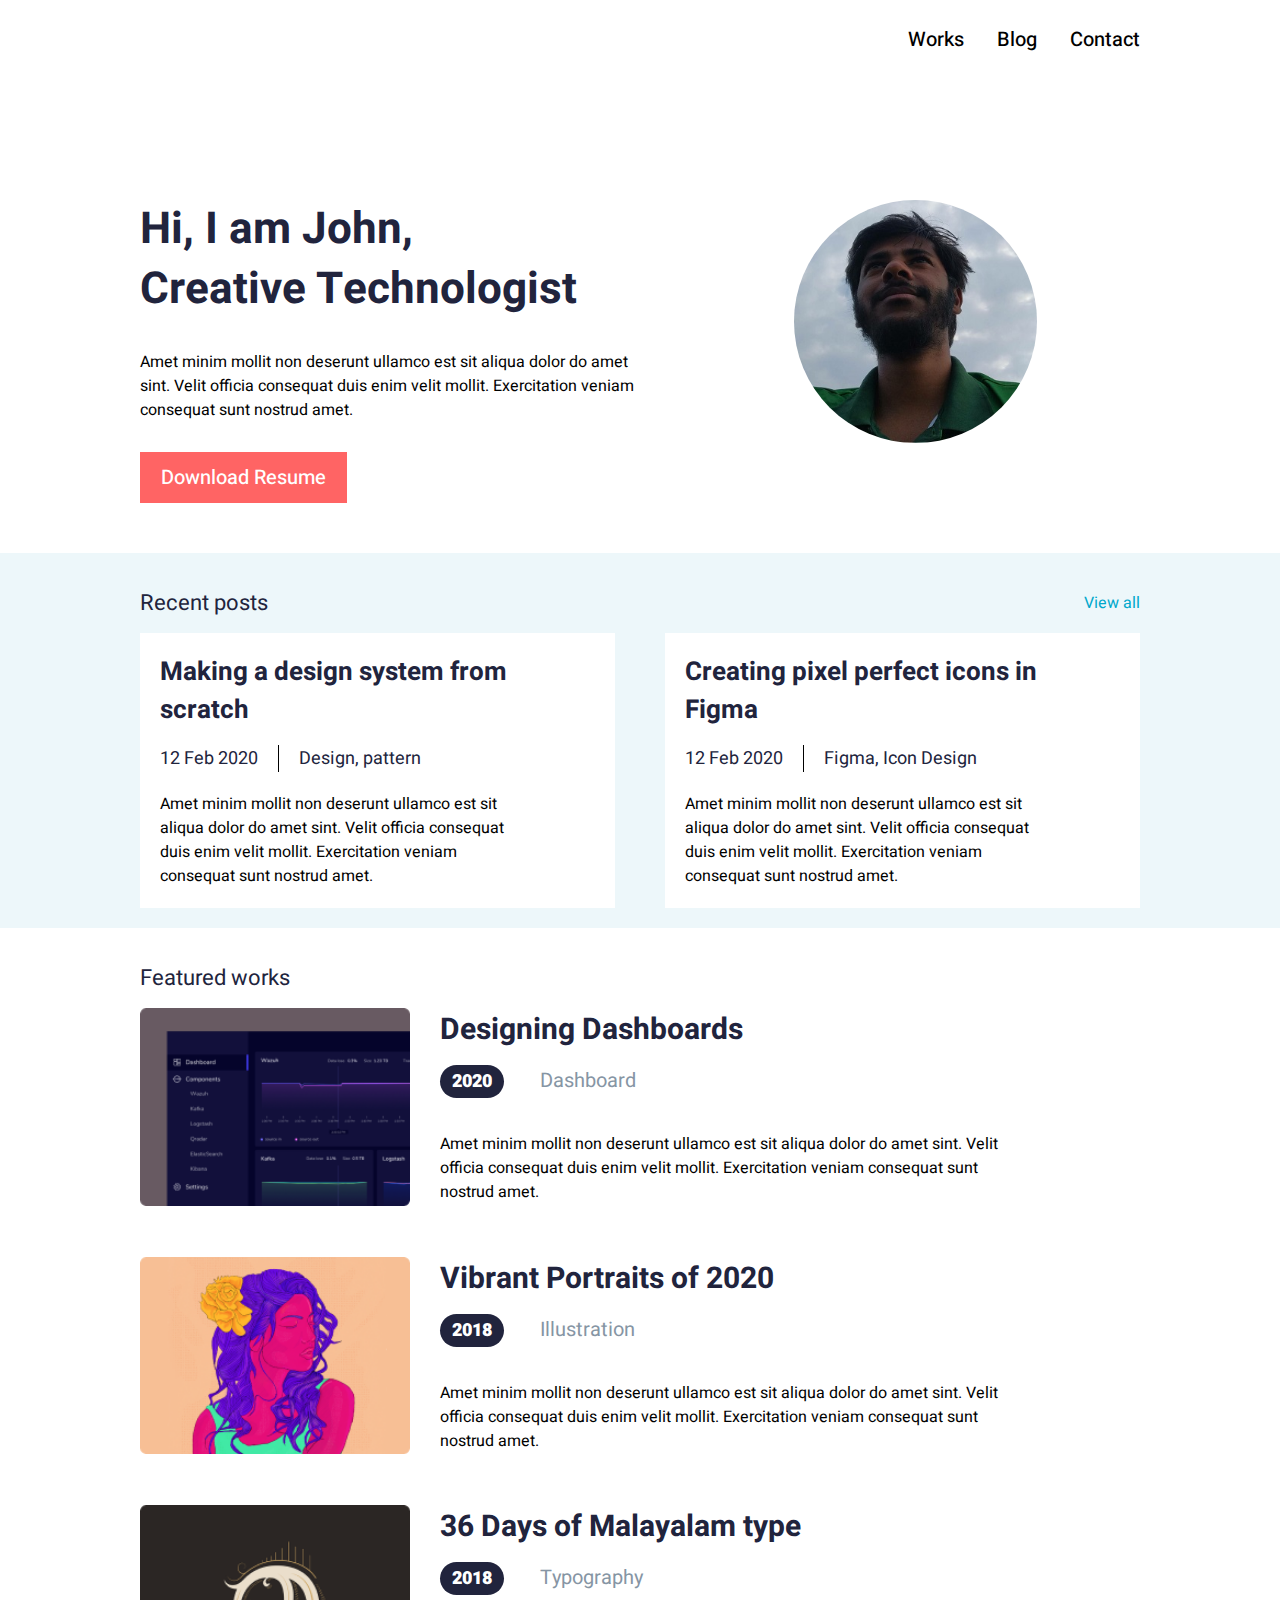
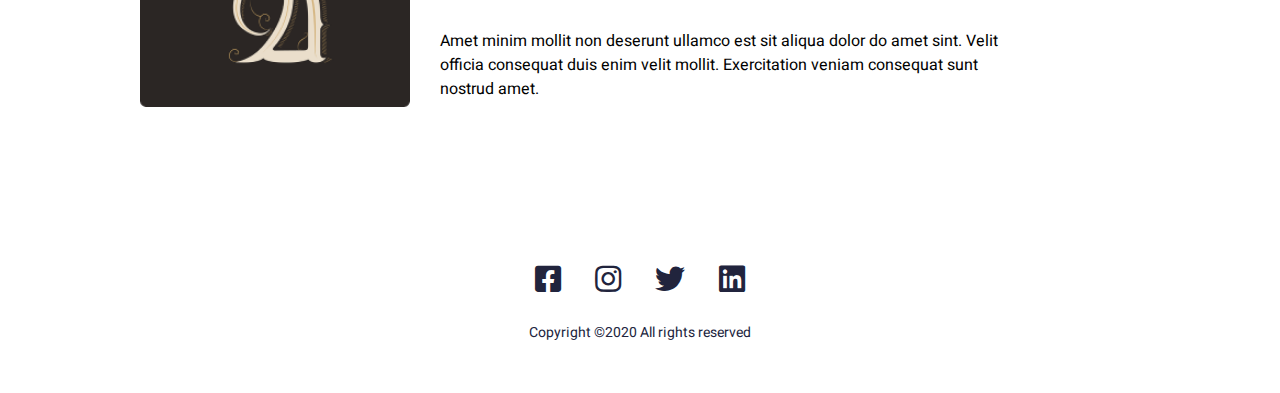
<file: index.html>
<!DOCTYPE html>
<html lang="en">
<head>
    <meta charset="UTF-8">
    <meta http-equiv="X-UA-Compatible" content="IE=edge">
    <meta name="viewport" content="width=device-width, initial-scale=1.0">
    <title>Portfolio: A design by Showkat Sumon</title>
    <link rel="shortcut icon" href="images/works-3.png"" type="image/x-icon">

    <link href="https://fonts.googleapis.com/css2?family=Heebo:wght@400;500;700;900&display=swap" rel="stylesheet">
    <script src="https://ajax.googleapis.com/ajax/libs/jquery/3.6.0/jquery.min.js"></script>
    <script>
        window.jQuery || document.write('<script src="js/jquery-3.6.0.min.js"><\/script>')
    </script>
    <link rel="stylesheet" href="css/all.min.css">
    <link rel="stylesheet" href="css/style.css">
</head>
<body>
    <header class="header">
        <div class="container">
            <nav class="header__menu">
                <ul class="menu">
                    <li class="menu__item"><a href="works.html" class="menu__link">Works</a></li>
                    <li class="menu__item"><a href="blog.html" class="menu__link">Blog</a></li>
                    <li class="menu__item"><a href="#" class="menu__link">Contact</a></li>
                </ul>
            </nav>
            <a class="header__icon" href="#"><i class="fa-solid fa-bars"></i></a>
            <nav class="mobile">
                <ul class="mobile__menu">
                    <li class="mobile__menu__item"><a href="index.html" class="mobile__menu__link">Home</a></li>
                    <li class="mobile__menu__item"><a href="works.html" class="mobile__menu__link">Work</a></li>
                    <li class="mobile__menu__item"><a href="blog.html" class="mobile__menu__link">Blog</a></li>
                    <li class="mobile__menu__item"><a href="#" class="mobile__menu__link">Contact</a></li>
                </ul>
            </nav>
        </div>
    </header>
    <main class="main">
        <div class="intro padding-lg">
            <div class="container grid">
                <div class="intro__left">
                    <h1 class="heading-primary">Hi, I am John,
                        Creative Technologist</h1>
                    <p class="text">Amet minim mollit non deserunt ullamco est sit aliqua dolor do amet sint. Velit officia consequat duis enim velit mollit. Exercitation veniam consequat sunt nostrud amet.</p>
                    <a href="#" class="btn intro__btn">Download Resume</a>
                </div>
                <div class="intro__right">
                    <img class="intro__img" src="images/personal.png" alt="me">
                </div>
            </div>
        </div>

        <div class="posts padding-sm">
            <div class="container">
                <h4 class="heading">Recent posts <a href="#">View all</a></h4>

                <div class="posts__box">
                    <article class="posts__item">
                        <h3 class="heading-tertiary"><a href="#"> Making a design system from scratch</a></h3>
                        <h6 class="slug"><span class="date">12 Feb 2020</span><span class="tag">Design, pattern</span></h6>
                        <p class="text">Amet minim mollit non deserunt ullamco est sit aliqua dolor do amet sint. Velit officia consequat duis enim velit mollit. Exercitation veniam consequat sunt nostrud amet.</p>
                    </article>
                    <article class="posts__item">
                        <h3 class="heading-tertiary"><a href="#">Creating pixel perfect icons in Figma</a></h3>
                        <h6 class="slug"><span class="date">12 Feb 2020</span><span class="tag">Figma, Icon Design</span></h6>
                        <p class="text">Amet minim mollit non deserunt ullamco est sit aliqua dolor do amet sint. Velit officia consequat duis enim velit mollit. Exercitation veniam consequat sunt nostrud amet.</p>
                    </article>                    
                </div>
            </div>
        </div>

        <div class="works padding-sm">
            <div class="container">
                <h4 class="heading">Featured works</h4>

                <div class="works__box">
                    <article class="works__item grid">
                        <div class="works__thumbnail">
                            <img src="images/works-1.png" alt="" class="thumbnail">
                        </div>
                        <div class="works__article">
                            <h2 class="heading-secondary"><a href="single.html">Designing Dashboards</a></h2>
                            <h6 class="slug"><span class="date">2020</span><span class="tag">Dashboard</span></h6>
                            <p class="text">Amet minim mollit non deserunt ullamco est sit aliqua dolor do amet sint. Velit officia consequat duis enim velit mollit. Exercitation veniam consequat sunt nostrud amet.</p>
                        </div>
                    </article>
                    <article class="works__item grid">
                        <div class="works__thumbnail">
                            <img src="images/works-2.png" alt="" class="thumbnail">
                        </div>
                        <div class="works__article">
                            <h2 class="heading-secondary"><a href="single.html">Vibrant Portraits of 2020</a></h2>
                            <h6 class="slug"><span class="date">2018</span><span class="tag">Illustration</span></h6>
                            <p class="text">Amet minim mollit non deserunt ullamco est sit aliqua dolor do amet sint. Velit officia consequat duis enim velit mollit. Exercitation veniam consequat sunt nostrud amet.</p>
                        </div>
                    </article>
                    <article class="works__item grid">
                        <div class="works__thumbnail">
                            <img src="images/works-3.png" alt="" class="thumbnail">
                        </div>
                        <div class="works__article">
                            <h2 class="heading-secondary"><a href="single.html">36 Days of Malayalam type</a></h2>
                            <h6 class="slug"><span class="date">2018</span><span class="tag">Typography</span></h6>
                            <p class="text">Amet minim mollit non deserunt ullamco est sit aliqua dolor do amet sint. Velit officia consequat duis enim velit mollit. Exercitation veniam consequat sunt nostrud amet.</p>
                        </div>
                    </article>
                </div>
            </div>
        </div>
    </main>
    <footer class="footer">
        <div class="container">
            <nav class="social">
                <ul class="social__menu">
                    <li class="social__menu__item"><a href="#" class="social__menu__link"><i class="fa-brands fa-facebook-square"></i></a></li>
                    <li class="social__menu__item"><a href="#" class="social__menu__link"><i class="fa-brands fa-instagram"></i></a></li>
                    <li class="social__menu__item"><a href="#" class="social__menu__link"><i class="fa-brands fa-twitter"></i></a></li>
                    <li class="social__menu__item"><a href="#" class="social__menu__link"><i class="fa-brands fa-linkedin"></i></a></li>
                </ul>
            </nav>
            <div class="footer__copyright">
                <p class="copyright-text">Copyright ©2020 All rights reserved </p>
            </div>
        </div>
    </footer>

    <script src="js/scripts.js"></script>
</body>
</html>
</file>
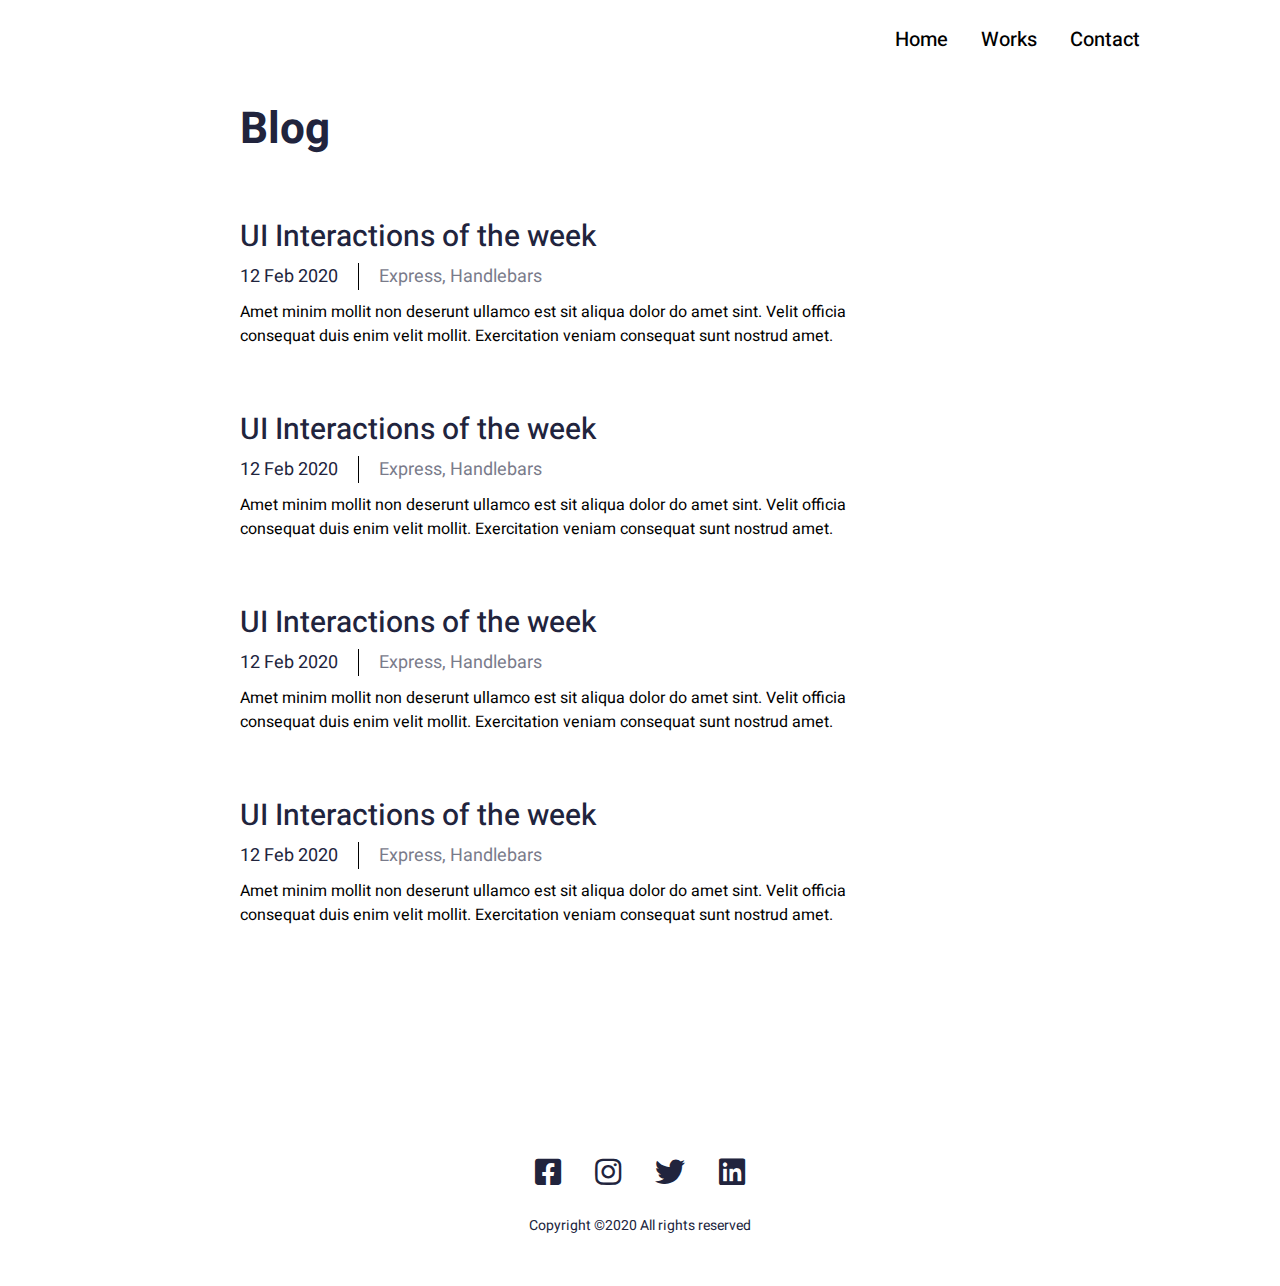
<file: blog.html>
<!DOCTYPE html>
<html lang="en">
<head>
    <meta charset="UTF-8">
    <meta http-equiv="X-UA-Compatible" content="IE=edge">
    <meta name="viewport" content="width=device-width, initial-scale=1.0">
    <title>Portfolio: A design by Showkat Sumon</title>
    <link rel="shortcut icon" href="images/works-3.png"" type="image/x-icon">

    <link href="https://fonts.googleapis.com/css2?family=Heebo:wght@400;500;700;900&display=swap" rel="stylesheet">
    <script src="https://ajax.googleapis.com/ajax/libs/jquery/3.6.0/jquery.min.js"></script>
    <script>
        window.jQuery || document.write('<script src="js/jquery-3.6.0.min.js"><\/script>')
    </script>
    <link rel="stylesheet" href="css/all.min.css">
    <link rel="stylesheet" href="css/style.css">
</head>
<body>
    <header class="header">
        <div class="container">
            <nav class="header__menu">
                <ul class="menu">
                    <li class="menu__item"><a href="index.html" class="menu__link">Home</a></li>
                    <li class="menu__item"><a href="works.html" class="menu__link">Works</a></li>
                    <li class="menu__item"><a href="#" class="menu__link">Contact</a></li>
                </ul>
            </nav>
            <a class="header__icon" href="#"><i class="fa-solid fa-bars"></i></a>
            <nav class="mobile">
                <ul class="mobile__menu">
                    <li class="mobile__menu__item"><a href="index.html" class="mobile__menu__link">Home</a></li>
                    <li class="mobile__menu__item"><a href="works.html" class="mobile__menu__link">Work</a></li>
                    <li class="mobile__menu__item"><a href="blog.html" class="mobile__menu__link">Blog</a></li>
                    <li class="mobile__menu__item"><a href="#" class="mobile__menu__link">Contact</a></li>
                </ul>
            </nav>
        </div>
    </header>
    <main class="main">

        <div class="blog padding-md">
            <div class="container">
                <h4 class="heading">Blog</h4>

                <div class="blog__box">
                    <article class="blog__item">
                        <h3 class="heading-tertiary"><a href="#"> UI Interactions of the week</a></h3>
                        <h6 class="slug"><span class="date">12 Feb 2020</span><span class="tag">Express, Handlebars</span></h6>
                        <p class="text">Amet minim mollit non deserunt ullamco est sit aliqua dolor do amet sint. Velit officia consequat duis enim velit mollit. Exercitation veniam consequat sunt nostrud amet.</p>
                    </article>                 
                    <article class="blog__item">
                        <h3 class="heading-tertiary"><a href="#"> UI Interactions of the week</a></h3>
                        <h6 class="slug"><span class="date">12 Feb 2020</span><span class="tag">Express, Handlebars</span></h6>
                        <p class="text">Amet minim mollit non deserunt ullamco est sit aliqua dolor do amet sint. Velit officia consequat duis enim velit mollit. Exercitation veniam consequat sunt nostrud amet.</p>
                    </article>                 
                    <article class="blog__item">
                        <h3 class="heading-tertiary"><a href="#"> UI Interactions of the week</a></h3>
                        <h6 class="slug"><span class="date">12 Feb 2020</span><span class="tag">Express, Handlebars</span></h6>
                        <p class="text">Amet minim mollit non deserunt ullamco est sit aliqua dolor do amet sint. Velit officia consequat duis enim velit mollit. Exercitation veniam consequat sunt nostrud amet.</p>
                    </article>                 
                    <article class="blog__item">
                        <h3 class="heading-tertiary"><a href="#"> UI Interactions of the week</a></h3>
                        <h6 class="slug"><span class="date">12 Feb 2020</span><span class="tag">Express, Handlebars</span></h6>
                        <p class="text">Amet minim mollit non deserunt ullamco est sit aliqua dolor do amet sint. Velit officia consequat duis enim velit mollit. Exercitation veniam consequat sunt nostrud amet.</p>
                    </article>                 
                </div>
            </div>
        </div>
    </main>
    <footer class="footer">
        <div class="container">
            <nav class="social">
                <ul class="social__menu">
                    <li class="social__menu__item"><a href="#" class="social__menu__link"><i class="fa-brands fa-facebook-square"></i></a></li>
                    <li class="social__menu__item"><a href="#" class="social__menu__link"><i class="fa-brands fa-instagram"></i></a></li>
                    <li class="social__menu__item"><a href="#" class="social__menu__link"><i class="fa-brands fa-twitter"></i></a></li>
                    <li class="social__menu__item"><a href="#" class="social__menu__link"><i class="fa-brands fa-linkedin"></i></a></li>
                </ul>
            </nav>
            <div class="footer__copyright">
                <p class="copyright-text">Copyright ©2020 All rights reserved </p>
            </div>
        </div>
    </footer>

    <script src="js/scripts.js"></script>
</body>
</html>
</file>
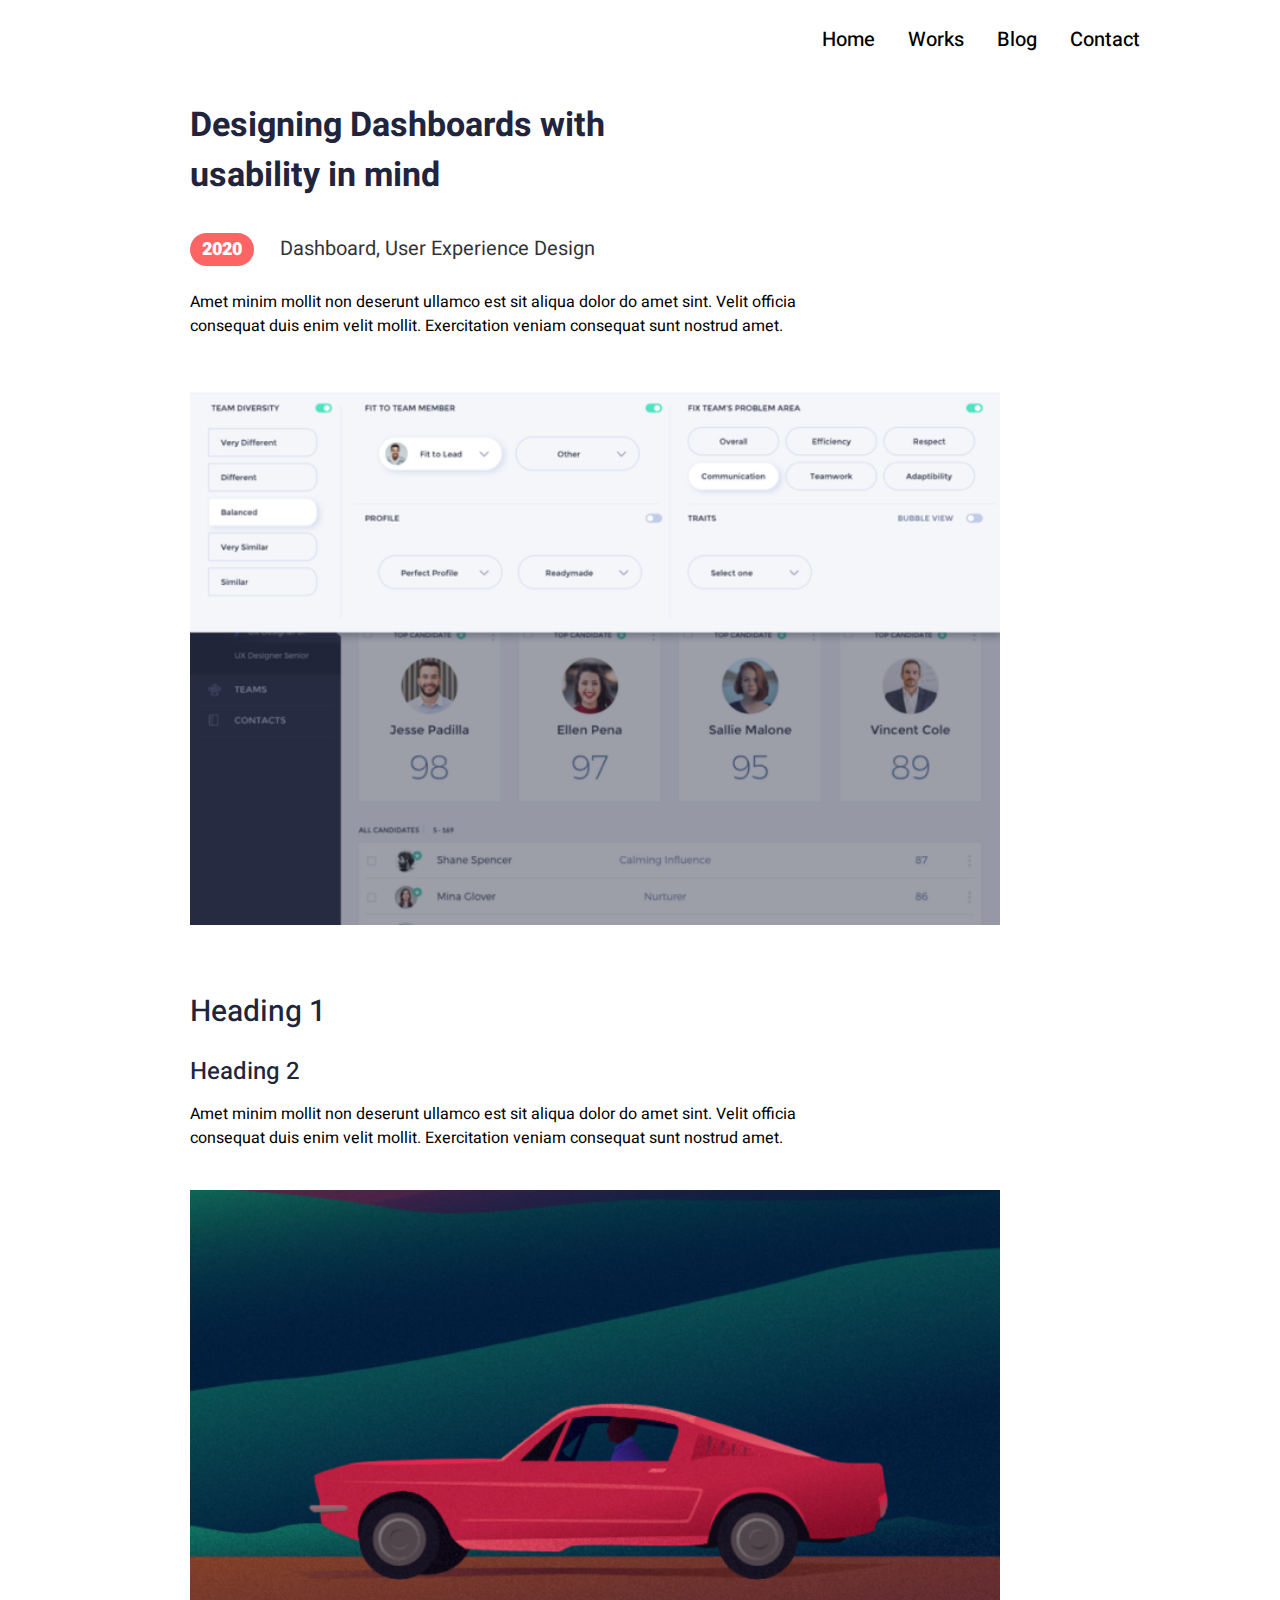
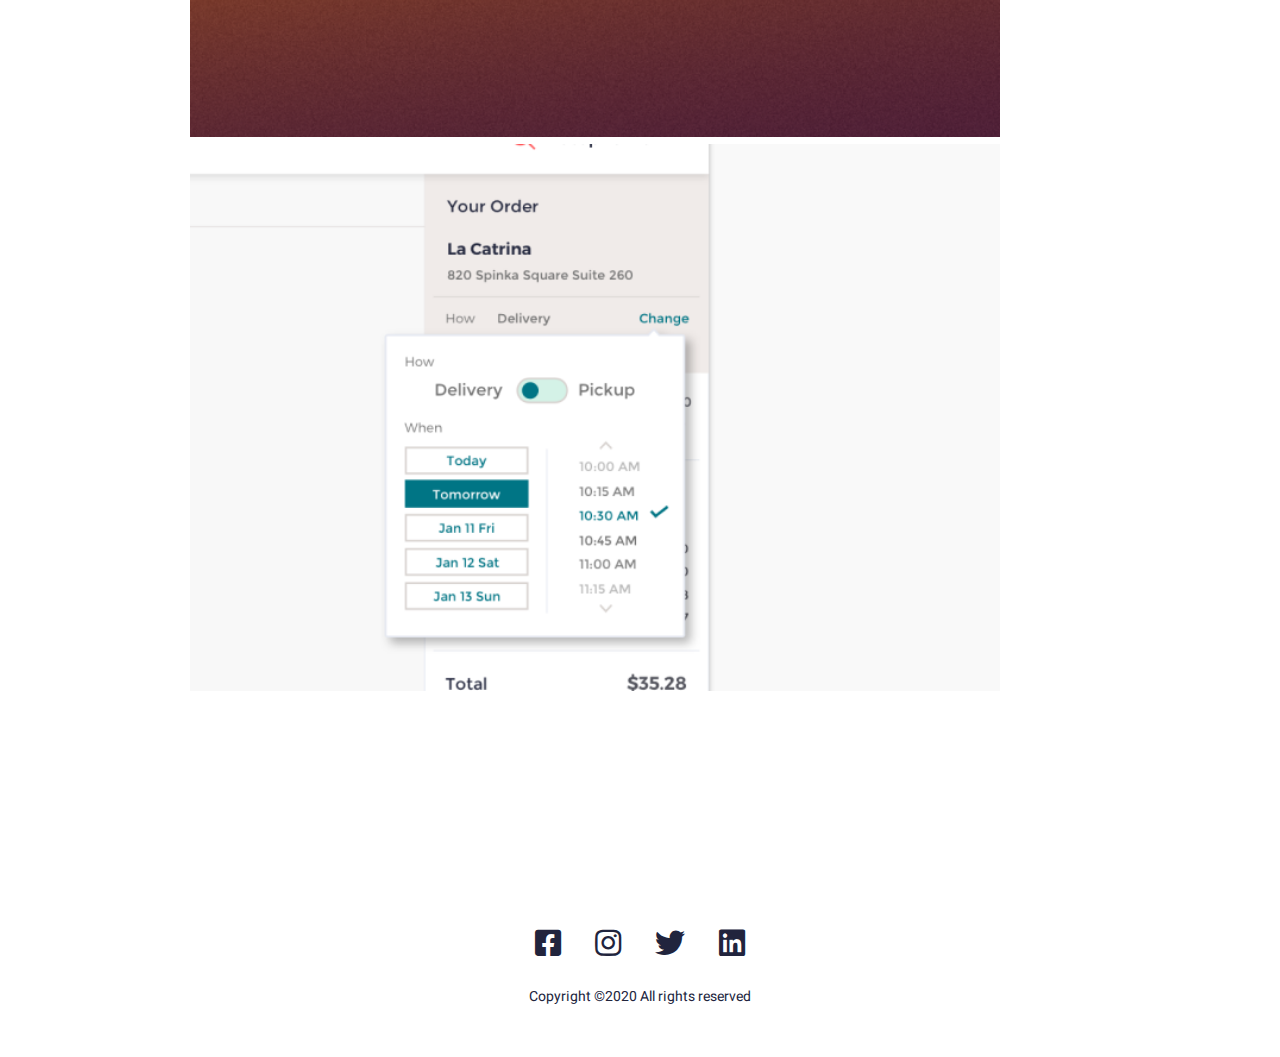
<file: single.html>
<!DOCTYPE html>
<html lang="en">
<head>
    <meta charset="UTF-8">
    <meta http-equiv="X-UA-Compatible" content="IE=edge">
    <meta name="viewport" content="width=device-width, initial-scale=1.0">
    <title>Portfolio: A design by Showkat Sumon</title>
    <link rel="shortcut icon" href="images/works-3.png"" type="image/x-icon">

    <link href="https://fonts.googleapis.com/css2?family=Heebo:wght@400;500;700;900&display=swap" rel="stylesheet">
    <script src="https://ajax.googleapis.com/ajax/libs/jquery/3.6.0/jquery.min.js"></script>
    <script>
        window.jQuery || document.write('<script src="js/jquery-3.6.0.min.js"><\/script>')
    </script>
    <link rel="stylesheet" href="css/all.min.css">
    <link rel="stylesheet" href="css/style.css">
</head>
<body>
    <header class="header">
        <div class="container">
            <nav class="header__menu">
                <ul class="menu">
                    <li class="menu__item"><a href="index.html" class="menu__link">Home</a></li>
                    <li class="menu__item"><a href="works.html" class="menu__link">Works</a></li>
                    <li class="menu__item"><a href="blog.html" class="menu__link">Blog</a></li>
                    <li class="menu__item"><a href="#" class="menu__link">Contact</a></li>
                </ul>
            </nav>
            <a class="header__icon" href="#"><i class="fa-solid fa-bars"></i></a>
            <nav class="mobile">
                <ul class="mobile__menu">
                    <li class="mobile__menu__item"><a href="index.html" class="mobile__menu__link">Home</a></li>
                    <li class="mobile__menu__item"><a href="works.html" class="mobile__menu__link">Work</a></li>
                    <li class="mobile__menu__item"><a href="blog.html" class="mobile__menu__link">Blog</a></li>
                    <li class="mobile__menu__item"><a href="#" class="mobile__menu__link">Contact</a></li>
                </ul>
            </nav>
        </div>
    </header>
    <main class="main">
        <div class="single padding-md">
            <div class="container">
                <h2 class="heading">Designing Dashboards with usability in mind</h2>
                <h6 class="slug"><span class="date">2020</span><span class="tag">Dashboard, User Experience Design</span></h6>
                <p class="text">Amet minim mollit non deserunt ullamco est sit aliqua dolor do amet sint. Velit officia consequat duis enim velit mollit. Exercitation veniam consequat sunt nostrud amet.</p>
               <img src="images/thumbnail.png" alt="" class="thumbnail">
               <h3 class="heading-1">Heading 1</h3>
               <h4 class="heading-2">Heading 2</h4>
               <p class="text">Amet minim mollit non deserunt ullamco est sit aliqua dolor do amet sint. Velit officia consequat duis enim velit mollit. Exercitation veniam consequat sunt nostrud amet.</p>
               <img src="images/single-1.png" alt="" class="single-img">
               <img src="images/single-2.png" alt="" class="single-img">
            </div>
        </div>
    </main>
    <footer class="footer">
        <div class="container">
            <nav class="social">
                <ul class="social__menu">
                    <li class="social__menu__item"><a href="#" class="social__menu__link"><i class="fa-brands fa-facebook-square"></i></a></li>
                    <li class="social__menu__item"><a href="#" class="social__menu__link"><i class="fa-brands fa-instagram"></i></a></li>
                    <li class="social__menu__item"><a href="#" class="social__menu__link"><i class="fa-brands fa-twitter"></i></a></li>
                    <li class="social__menu__item"><a href="#" class="social__menu__link"><i class="fa-brands fa-linkedin"></i></a></li>
                </ul>
            </nav>
            <div class="footer__copyright">
                <p class="copyright-text">Copyright ©2020 All rights reserved </p>
            </div>
        </div>
    </footer>

    <script src="js/scripts.js"></script>
</body>
</html>
</file>
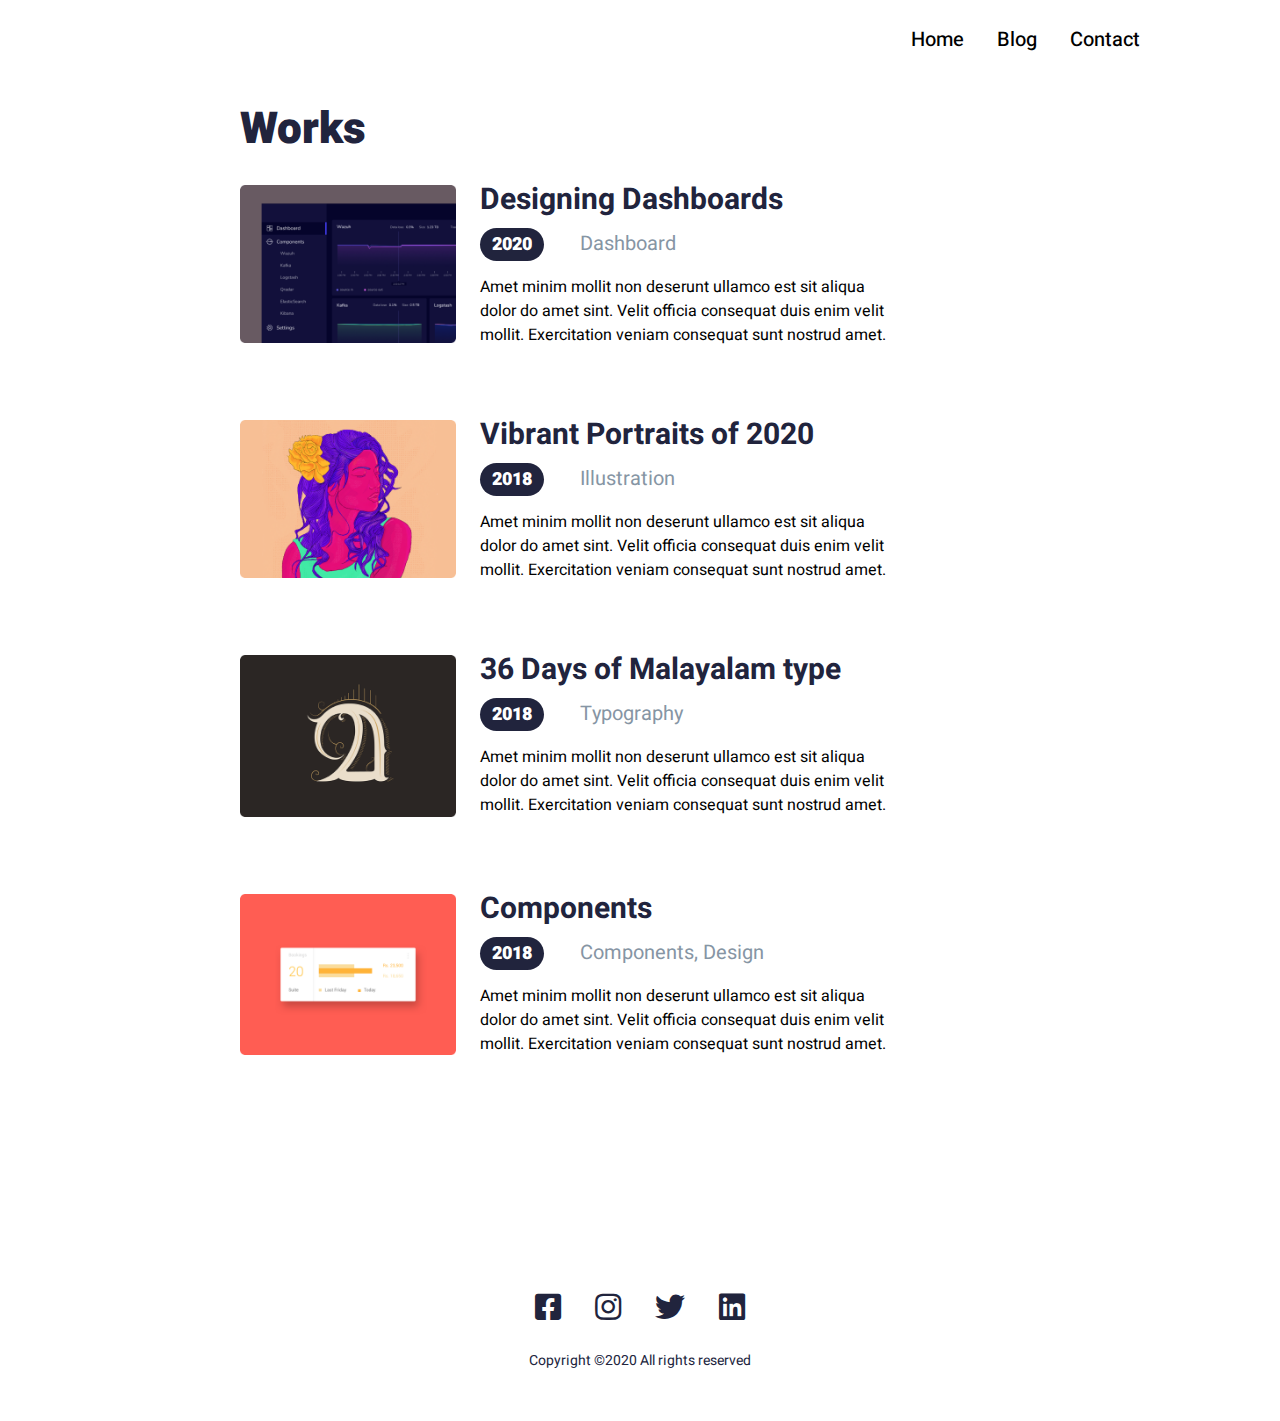
<file: works.html>
<!DOCTYPE html>
<html lang="en">
<head>
    <meta charset="UTF-8">
    <meta http-equiv="X-UA-Compatible" content="IE=edge">
    <meta name="viewport" content="width=device-width, initial-scale=1.0">
    <title>Portfolio: A design by Showkat Sumon</title>
    <link rel="shortcut icon" href="images/works-3.png" type="image/x-icon">

    <link href="https://fonts.googleapis.com/css2?family=Heebo:wght@400;500;700;900&display=swap" rel="stylesheet">
    <script src="https://ajax.googleapis.com/ajax/libs/jquery/3.6.0/jquery.min.js"></script>
    <script>
        window.jQuery || document.write('<script src="js/jquery-3.6.0.min.js"><\/script>')
    </script>
    <link rel="stylesheet" href="css/all.min.css">
    <link rel="stylesheet" href="css/style.css">
</head>
<body>
    <header class="header">
        <div class="container">
            <nav class="header__menu">
                <ul class="menu">
                    <li class="menu__item"><a href="index.html" class="menu__link">Home</a></li>
                    <li class="menu__item"><a href="blog.html" class="menu__link">Blog</a></li>
                    <li class="menu__item"><a href="#" class="menu__link">Contact</a></li>
                </ul>
            </nav>
            <a class="header__icon" href="#"><i class="fa-solid fa-bars"></i></a>
            <nav class="mobile">
                <ul class="mobile__menu">
                    <li class="mobile__menu__item"><a href="index.html" class="mobile__menu__link">Home</a></li>
                    <li class="mobile__menu__item"><a href="works.html" class="mobile__menu__link">Work</a></li>
                    <li class="mobile__menu__item"><a href="blog.html" class="mobile__menu__link">Blog</a></li>
                    <li class="mobile__menu__item"><a href="#" class="mobile__menu__link">Contact</a></li>
                </ul>
            </nav>
        </div>
    </header>
    <main class="main">
        <div class="works works-page padding-md">
            <div class="container">
                <h4 class="heading">Works</h4>

                <div class="works__box">
                    <article class="works__item grid">
                        <div class="works__thumbnail">
                            <img src="images/works-1.png" alt="" class="thumbnail">
                        </div>
                        <div class="works__article">
                            <h2 class="heading-secondary"><a href="#">Designing Dashboards</a></h2>
                            <h6 class="slug"><span class="date">2020</span><span class="tag">Dashboard</span></h6>
                            <p class="text">Amet minim mollit non deserunt ullamco est sit aliqua dolor do amet sint. Velit officia consequat duis enim velit mollit. Exercitation veniam consequat sunt nostrud amet.</p>
                        </div>
                    </article>
                    <article class="works__item grid">
                        <div class="works__thumbnail">
                            <img src="images/works-2.png" alt="" class="thumbnail">
                        </div>
                        <div class="works__article">
                            <h2 class="heading-secondary"><a href="#">Vibrant Portraits of 2020</a></h2>
                            <h6 class="slug"><span class="date">2018</span><span class="tag">Illustration</span></h6>
                            <p class="text">Amet minim mollit non deserunt ullamco est sit aliqua dolor do amet sint. Velit officia consequat duis enim velit mollit. Exercitation veniam consequat sunt nostrud amet.</p>
                        </div>
                    </article>
                    <article class="works__item grid">
                        <div class="works__thumbnail">
                            <img src="images/works-3.png" alt="" class="thumbnail">
                        </div>
                        <div class="works__article">
                            <h2 class="heading-secondary"><a href="#">36 Days of    Malayalam type</a></h2>
                            <h6 class="slug"><span class="date">2018</span><span class="tag">Typography</span></h6>
                            <p class="text">Amet minim mollit non deserunt ullamco est sit aliqua dolor do amet sint. Velit officia consequat duis enim velit mollit. Exercitation veniam consequat sunt nostrud amet.</p>
                        </div>
                    </article>
                    <article class="works__item grid">
                        <div class="works__thumbnail">
                            <img src="images/works-4.png" alt="" class="thumbnail">
                        </div>
                        <div class="works__article">
                            <h2 class="heading-secondary"><a href="#">Components</a></h2>
                            <h6 class="slug"><span class="date">2018</span><span class="tag">Components, Design</span></h6>
                            <p class="text">Amet minim mollit non deserunt ullamco est sit aliqua dolor do amet sint. Velit officia consequat duis enim velit mollit. Exercitation veniam consequat sunt nostrud amet.</p>
                        </div>
                    </article>
                </div>
            </div>
        </div>
    </main>
    <footer class="footer">
        <div class="container">
            <nav class="social">
                <ul class="social__menu">
                    <li class="social__menu__item"><a href="#" class="social__menu__link"><i class="fa-brands fa-facebook-square"></i></a></li>
                    <li class="social__menu__item"><a href="#" class="social__menu__link"><i class="fa-brands fa-instagram"></i></a></li>
                    <li class="social__menu__item"><a href="#" class="social__menu__link"><i class="fa-brands fa-twitter"></i></a></li>
                    <li class="social__menu__item"><a href="#" class="social__menu__link"><i class="fa-brands fa-linkedin"></i></a></li>
                </ul>
            </nav>
            <div class="footer__copyright">
                <p class="copyright-text">Copyright ©2020 All rights reserved </p>
            </div>
        </div>
    </footer>

    <script src="js/scripts.js"></script>
</body>
</html>
</file>
<file: css/style.css>
*,*::after,*::before{margin:0;padding:0;box-sizing:inherit}html{font-size:62.5%}@media only screen and (max-width: 62.5em){html{font-size:50%}}body{box-sizing:border-box;font-family:'Heebo', sans-serif;font-size:1.6rem;font-weight:400;line-height:2.4rem;position:relative}ul{list-style:none}a{text-decoration:none}.container{max-width:100rem;margin:0 auto}@media only screen and (max-width: 62.5em){.container{padding:2rem !important}}img{width:100%;height:auto}.heading-primary{font-weight:700;font-size:4.4rem;line-height:6rem;color:#21243D}.heading-secondary{font-weight:700;font-size:3rem;line-height:4.4rem}.heading-tertiary{font-weight:700;font-size:2.6rem;line-height:3.8rem}.heading{font-weight:400;font-size:2.2rem;line-height:6rem;color:#21243D}.paragraph{font-size:1.4rem;line-height:1.4}.padding-lg{padding:20rem 0 5rem}.padding-md{padding:10rem 0}.padding-sm{padding:2rem 0}.btn{background-color:#FF6464;font-weight:500;font-size:2rem;line-height:2.9rem;color:#fff;display:inline-block;padding:1rem 2rem;border:1px solid transparent;transition:0.3s all ease}.btn:hover{background-color:#21243D;border:1px solid #FF6464}.btn:active{transform:translateY(-3px)}.header{padding:2.5rem;position:absolute;top:0;right:0;width:100%}.header .menu{display:flex;align-items:center;justify-content:right;text-align:right}@media only screen and (max-width: 62.5em){.header .menu{display:none}}.header .menu__item:not(:first-child){padding-left:3.3rem}.header .menu__link{font-weight:500;font-size:2rem;line-height:2.9rem;display:block;color:#000;transition:0.3s all ease}.header .menu__link:hover,.header .menu__link:active{color:#FF6464}.header__icon{display:none;font-size:5rem;margin-right:2rem;float:right}@media only screen and (max-width: 62.5em){.header__icon{display:inline-block}}.mobile{position:fixed;top:9rem;right:0;width:100vw;height:100vh;background-color:#FF6464;z-index:9}.mobile__menu{position:absolute;top:40%;left:50%;transform:translate(-50%, -50%);text-align:center}.mobile__menu__item{margin:1rem}.mobile__menu__link:link,.mobile__menu__link:visited{font-size:3rem;font-weight:300;color:#fff;display:inline-block;padding:1rem 2rem;background:linear-gradient(120deg, transparent 0, transparent 50%, #21243D 50%);background-size:230%;transition:all 0.4s ease}.mobile__menu__link:hover,.mobile__menu__link:active{background-position:100%;color:#000;transform:translateX(1rem)}.fixed{width:100%;position:fixed;z-index:10}@media only screen and (max-width: 43.75em){.intro{padding:12rem 10rem}}.intro .grid{display:grid;grid-template-columns:50% 45%;grid-gap:5%}@media only screen and (max-width: 43.75em){.intro .grid{grid-template-columns:1fr}}@media only screen and (max-width: 43.75em){.intro__left{order:2;text-align:center}}.intro__left h1{width:88%}@media only screen and (max-width: 43.75em){.intro__left h1{width:60%;margin:auto}}.intro__left p{margin:3rem 0}@media only screen and (max-width: 43.75em){.intro__left p{width:70%;margin:3rem auto}}.intro__right{text-align:center}.intro__right img{width:24.3rem;height:24.3rem;border-radius:50%}.posts{background-color:#EDF7FA}@media only screen and (max-width: 43.75em){.posts{padding:5rem}}@media only screen and (max-width: 43.75em){.posts h4{text-align:center}}.posts h4 a{float:right;font-size:1.6rem;line-height:6rem;text-align:right;color:#00A8CC}@media only screen and (max-width: 43.75em){.posts h4 a{display:none}}.posts__box{display:flex;align-items:center;justify-content:space-between}@media only screen and (max-width: 43.75em){.posts__box{display:inherit}}.posts__item{padding:2rem;background-color:#fff}.posts__item:not(:last-child){margin-right:5rem}@media only screen and (max-width: 43.75em){.posts__item:not(:last-child){margin-right:0;margin-bottom:5rem}}.posts__item h3{width:90%;margin-bottom:1.7rem}.posts__item h3 a{color:#21243D;transition:.3s all ease}.posts__item h3 a:hover{color:#FF6464}.posts__item h6{font-size:1.8rem;line-height:2.6rem;color:#21243D;font-weight:400}.posts__item h6 .date{padding-right:2rem;border-right:1px solid #000}.posts__item h6 .tag{padding-left:2rem}.posts__item p{margin-top:2rem;width:80%}@media only screen and (max-width: 43.75em){.works{padding:5rem}}.works .grid{display:grid;grid-template-columns:27% 70%;grid-gap:3%}@media only screen and (max-width: 43.75em){.works .grid{grid-template-columns:1fr}}.works .grid:not(:last-child){margin-bottom:4.4rem}.works__article h2 a{color:#21243D;transition:0.3s all ease}.works__article h2 a:hover{color:#FF6464}.works__article .date{font-style:normal;font-weight:900;font-size:1.8rem;line-height:6rem;background-color:#21243D;border-radius:3rem;color:#fff;padding:.3rem 1.2rem}.works__article .tag{font-style:normal;font-weight:400;font-size:2rem;line-height:2.9rem;color:#8695A4;margin-left:3.6rem}.works__article p{width:82%;margin-top:2rem}@media only screen and (max-width: 43.75em){.works-page{padding:10rem 5rem 5rem}}.works-page .container{max-width:80rem}.works-page .works__item:not(:last-child){margin-bottom:7rem !important}.works-page .heading{font-weight:900;font-size:4.4rem;line-height:6rem;margin-bottom:2.5rem}.works-page .heading-secondary{line-height:1}.works-page p{width:75%;margin-top:0}@media only screen and (max-width: 43.75em){.blog{padding:10rem 5rem 5rem}}.blog .container{max-width:80rem}.blog .heading{font-weight:700;font-size:4.4rem;line-height:6rem;margin-bottom:5.5rem}.blog__item:not(:last-child){margin-bottom:6rem}.blog__item .heading-tertiary{font-weight:500;font-size:3rem;line-height:4.4rem;margin-bottom:0.5rem}.blog__item .heading-tertiary a{color:#21243D;transition:0.3s all ease}.blog__item .heading-tertiary a:hover{color:#FF6464}.blog__item h6{font-size:1.8rem;line-height:2.6rem;color:#21243D;font-weight:400}.blog__item h6 .date{padding-right:2rem;border-right:1px solid #000}.blog__item h6 .tag{padding-left:2rem;opacity:0.6}.blog__item p{width:85%;margin-top:1rem}.single .container{width:90rem}.single .heading{font-weight:700;font-size:3.4rem;line-height:5rem;color:#21243D;width:50%}.single .slug{margin:2rem 0 1rem}.single .date{font-style:normal;font-weight:900;font-size:1.8rem;line-height:6rem;background-color:#FF6464;border-radius:3rem;color:#fff;padding:.3rem 1.2rem}.single .tag{font-style:normal;font-weight:400;font-size:2rem;line-height:2.9rem;margin-left:2.6rem;opacity:0.8}.single p{font-weight:400;font-size:1.6rem;line-height:2.4rem;width:70%;margin-bottom:4rem}.single img{width:90%}.single .heading-1{font-weight:500;font-size:3rem;line-height:6rem;margin-top:5rem;color:#21243D}.single .heading-2{font-weight:500;font-size:2.4rem;line-height:6rem;color:#21243D}.footer{padding:5rem 0;margin-top:8rem;text-align:center}.footer .social__menu__item{display:inline-block}.footer .social__menu__item a{padding:1.5rem;color:#21243D;transition:0.3s all ease}.footer .social__menu__item a i{font-size:3rem}.footer .social__menu__item a:hover{color:#00A8CC}.footer .copyright-text{margin-top:2.5rem;font-size:1.4rem;line-height:2.1rem;color:#21243D}
</file>
